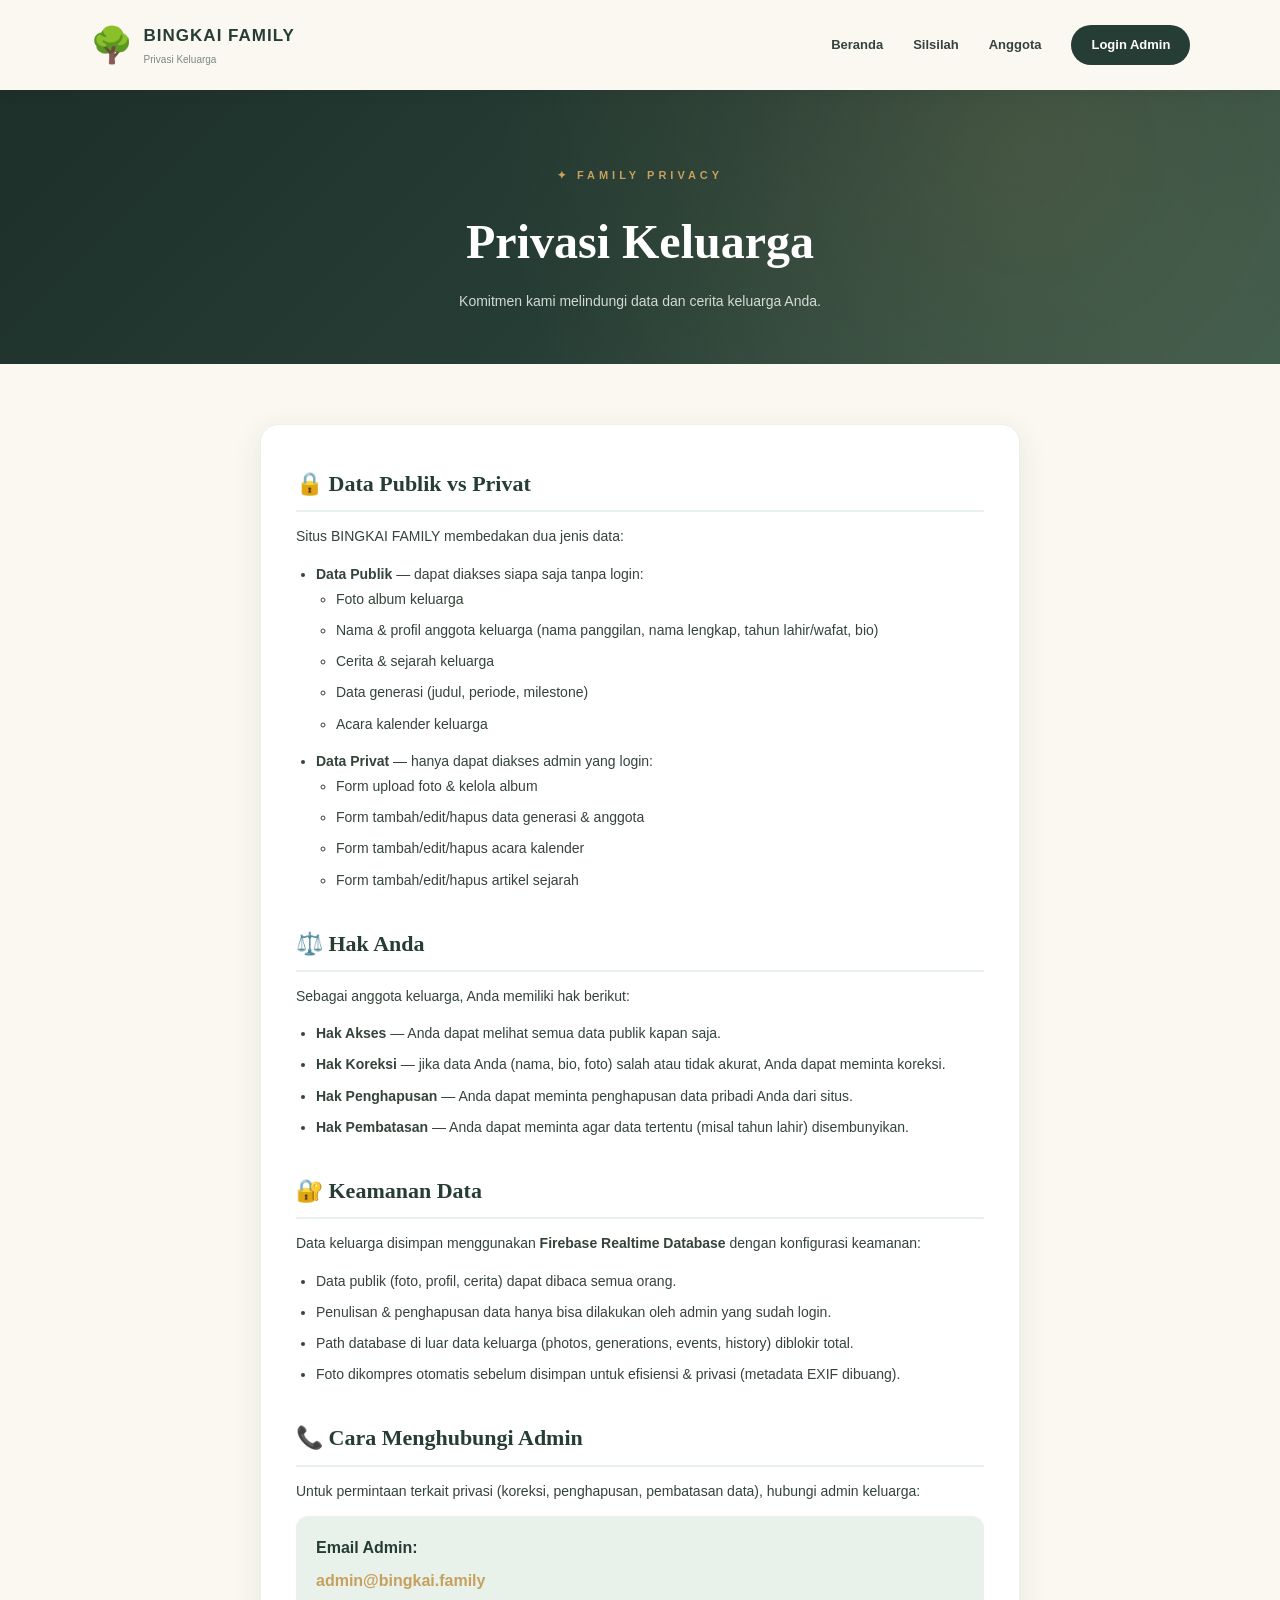
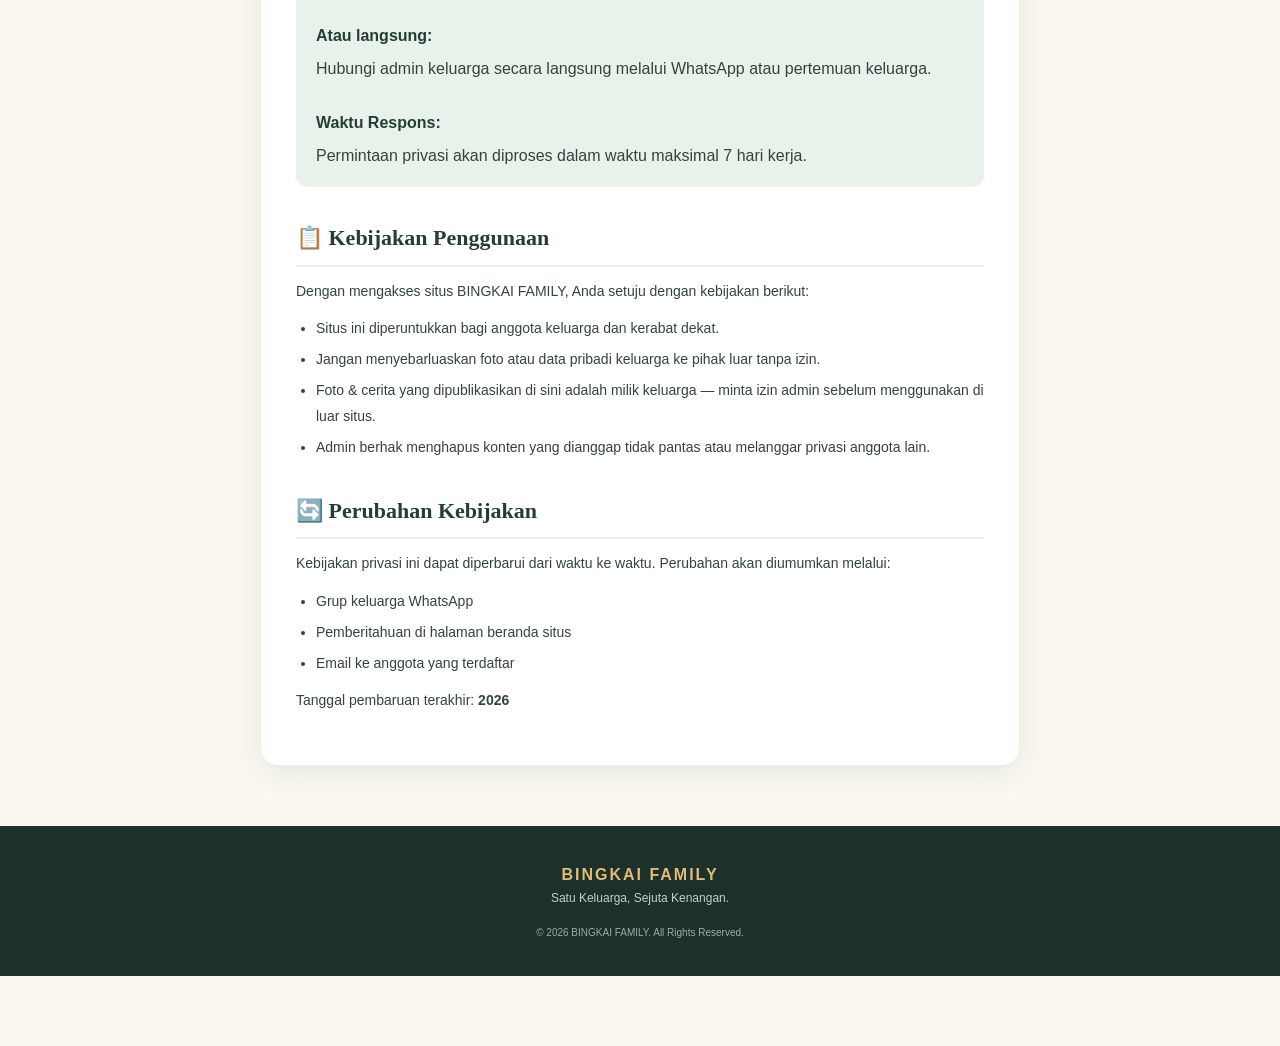
<file: privasi.html>
<!DOCTYPE html>
<html lang="id">
<head>
  <meta charset="UTF-8">
  <meta name="viewport" content="width=device-width, initial-scale=1.0">
  <meta name="theme-color" content="#263d35">
  <meta name="description" content="BINGKAI FAMILY - Kebijakan privasi & perlindungan data keluarga.">
  <title>Privasi Keluarga - BINGKAI FAMILY</title>
  <link rel="manifest" href="manifest.json">
  <link rel="stylesheet" href="style.css">
  <link rel="stylesheet" href="features.css">
  <link rel="icon" href="assets/icon-192.png">
</head>
<body>

<header class="header">
  <a href="index.html" class="brand">
    <span class="brand-icon">🌳</span>
    <span><strong>BINGKAI FAMILY</strong><small>Privasi Keluarga</small></span>
  </a>
  <button class="menu-toggle" id="menuToggle" type="button" aria-label="Buka menu" aria-expanded="false" aria-controls="navigation">
    <span></span><span></span><span></span>
  </button>
  <nav class="navigation" id="navigation">
    <a href="index.html">Beranda</a>
    <a href="pohon.html">Silsilah</a>
    <a href="anggota.html">Anggota</a>
    <a href="login.html" class="admin-link">Login Admin</a>
  </nav>
</header>

<main class="feature-main">
  <section class="feature-hero">
    <span class="feature-eyebrow">✦ FAMILY PRIVACY</span>
    <h1>Privasi Keluarga</h1>
    <p>Komitmen kami melindungi data dan cerita keluarga Anda.</p>
  </section>

  <section class="feature-content">
    <div class="privasi-content">

      <div class="privasi-section">
        <h2>🔒 Data Publik vs Privat</h2>
        <p>Situs BINGKAI FAMILY membedakan dua jenis data:</p>
        <ul>
          <li><strong>Data Publik</strong> — dapat diakses siapa saja tanpa login:
            <ul>
              <li>Foto album keluarga</li>
              <li>Nama & profil anggota keluarga (nama panggilan, nama lengkap, tahun lahir/wafat, bio)</li>
              <li>Cerita & sejarah keluarga</li>
              <li>Data generasi (judul, periode, milestone)</li>
              <li>Acara kalender keluarga</li>
            </ul>
          </li>
          <li><strong>Data Privat</strong> — hanya dapat diakses admin yang login:
            <ul>
              <li>Form upload foto & kelola album</li>
              <li>Form tambah/edit/hapus data generasi & anggota</li>
              <li>Form tambah/edit/hapus acara kalender</li>
              <li>Form tambah/edit/hapus artikel sejarah</li>
            </ul>
          </li>
        </ul>
      </div>

      <div class="privasi-section">
        <h2>⚖️ Hak Anda</h2>
        <p>Sebagai anggota keluarga, Anda memiliki hak berikut:</p>
        <ul>
          <li><strong>Hak Akses</strong> — Anda dapat melihat semua data publik kapan saja.</li>
          <li><strong>Hak Koreksi</strong> — jika data Anda (nama, bio, foto) salah atau tidak akurat, Anda dapat meminta koreksi.</li>
          <li><strong>Hak Penghapusan</strong> — Anda dapat meminta penghapusan data pribadi Anda dari situs.</li>
          <li><strong>Hak Pembatasan</strong> — Anda dapat meminta agar data tertentu (misal tahun lahir) disembunyikan.</li>
        </ul>
      </div>

      <div class="privasi-section">
        <h2>🔐 Keamanan Data</h2>
        <p>Data keluarga disimpan menggunakan <strong>Firebase Realtime Database</strong> dengan konfigurasi keamanan:</p>
        <ul>
          <li>Data publik (foto, profil, cerita) dapat dibaca semua orang.</li>
          <li>Penulisan & penghapusan data hanya bisa dilakukan oleh admin yang sudah login.</li>
          <li>Path database di luar data keluarga (photos, generations, events, history) diblokir total.</li>
          <li>Foto dikompres otomatis sebelum disimpan untuk efisiensi & privasi (metadata EXIF dibuang).</li>
        </ul>
      </div>

      <div class="privasi-section">
        <h2>📞 Cara Menghubungi Admin</h2>
        <p>Untuk permintaan terkait privasi (koreksi, penghapusan, pembatasan data), hubungi admin keluarga:</p>
        <div class="privasi-contact">
          <strong>Email Admin:</strong>
          <a href="mailto:admin@bingkai.family">admin@bingkai.family</a>
          <br><br>
          <strong>Atau langsung:</strong>
          Hubungi admin keluarga secara langsung melalui WhatsApp atau pertemuan keluarga.
          <br><br>
          <strong>Waktu Respons:</strong>
          Permintaan privasi akan diproses dalam waktu maksimal 7 hari kerja.
        </div>
      </div>

      <div class="privasi-section">
        <h2>📋 Kebijakan Penggunaan</h2>
        <p>Dengan mengakses situs BINGKAI FAMILY, Anda setuju dengan kebijakan berikut:</p>
        <ul>
          <li>Situs ini diperuntukkan bagi anggota keluarga dan kerabat dekat.</li>
          <li>Jangan menyebarluaskan foto atau data pribadi keluarga ke pihak luar tanpa izin.</li>
          <li>Foto & cerita yang dipublikasikan di sini adalah milik keluarga — minta izin admin sebelum menggunakan di luar situs.</li>
          <li>Admin berhak menghapus konten yang dianggap tidak pantas atau melanggar privasi anggota lain.</li>
        </ul>
      </div>

      <div class="privasi-section">
        <h2>🔄 Perubahan Kebijakan</h2>
        <p>Kebijakan privasi ini dapat diperbarui dari waktu ke waktu. Perubahan akan diumumkan melalui:</p>
        <ul>
          <li>Grup keluarga WhatsApp</li>
          <li>Pemberitahuan di halaman beranda situs</li>
          <li>Email ke anggota yang terdaftar</li>
        </ul>
        <p>Tanggal pembaruan terakhir: <strong>2026</strong></p>
      </div>

    </div>
  </section>
</main>

<footer class="footer">
  <strong>BINGKAI FAMILY</strong>
  <p>Satu Keluarga, Sejuta Kenangan.</p>
  <small id="footerYear">© 2026 BINGKAI FAMILY. All Rights Reserved.</small>
</footer>

<script src="script.js"></script>
<script>
  // Footer year
  var fy = document.getElementById("footerYear");
  if (fy) {
    fy.textContent = "© " + new Date().getFullYear() + " BINGKAI FAMILY. All Rights Reserved.";
  }
</script>
</body>
</html>
</file>
<file: style.css>
/* =================================
   BINGKAI FAMILY
   Modern Family Digital Platform
================================= */

:root {
  --green: #263d35;
  --green-light: #e9f1eb;
  --sage: #9eaf9e;
  --gold: #c5a15d;
  --cream: #faf8f1;
  --white: #ffffff;
  --text: #34443b;
  --muted: #7d8980;
  --shadow: 0 8px 30px rgba(38,61,53,.09);
}

* {
  margin: 0;
  padding: 0;
  box-sizing: border-box;
}

html {
  scroll-behavior: smooth;
  scroll-padding-top: 85px;
}

body {
  font-family: Arial, Helvetica, sans-serif;
  background: var(--cream);
  color: var(--text);
  line-height: 1.7;
  padding-bottom: 70px;
}

a {
  text-decoration: none;
  color: inherit;
}

/* HEADER */

.header {
  position: sticky;
  top: 0;
  z-index: 100;
  display: flex;
  justify-content: space-between;
  align-items: center;
  padding: 15px 7%;
  background: rgba(250,248,241,.96);
  backdrop-filter: blur(12px);
  box-shadow: 0 2px 15px rgba(0,0,0,.05);
}

.brand {
  display: flex;
  align-items: center;
  gap: 10px;
}

.brand-icon {
  font-size: 35px;
}

.brand strong {
  display: block;
  color: var(--green);
  font-size: 17px;
  letter-spacing: 1px;
}

.brand small {
  display: block;
  font-size: 10px;
  color: var(--muted);
}

.navigation {
  display: flex;
  align-items: center;
  gap: 30px;
  font-size: 13px;
  font-weight: 600;
}

.navigation a:hover {
  color: var(--gold);
}

.admin-link {
  background: var(--green);
  color: white !important;
  padding: 9px 20px;
  border-radius: 25px;
}

.menu-toggle {
  display: none;
  border: none;
  background: transparent;
  font-size: 25px;
  color: var(--green);
  cursor: pointer;
}

/* HERO */

.hero {
  min-height: 560px;
  padding: 75px 9%;
  display: flex;
  align-items: center;
  justify-content: space-between;
  gap: 40px;
  background:
    radial-gradient(circle at 80% 30%, #e3eddf, transparent 40%),
    linear-gradient(135deg,#f9f7ed,#e8f0e7);
  overflow: hidden;
}

.hero-content {
  max-width: 540px;
}

.eyebrow,
.section-label {
  color: var(--gold);
  font-size: 11px;
  font-weight: bold;
  letter-spacing: 3px;
}

.hero h1 {
  color: var(--green);
  font-family: Georgia, serif;
  font-size: clamp(38px,5vw,65px);
  line-height: 1.15;
  margin: 20px 0;
}

.hero h1 span {
  color: var(--gold);
}

.hero-content > p {
  color: var(--muted);
  max-width: 460px;
  font-size: 15px;
  margin-bottom: 30px;
}

.hero-actions {
  display: flex;
  flex-wrap: wrap;
  gap: 12px;
}

.btn-primary,
.btn-secondary {
  display: inline-block;
  padding: 12px 23px;
  border-radius: 30px;
  font-size: 13px;
  font-weight: bold;
  transition: .3s;
}

.btn-primary {
  background: var(--green);
  color: white;
  box-shadow: 0 6px 15px rgba(38,61,53,.2);
}

.btn-primary:hover {
  background: #3c5a4c;
  transform: translateY(-3px);
}

.btn-secondary {
  border: 1px solid var(--gold);
  color: var(--green);
}

.btn-secondary:hover {
  background: white;
}

.hero-note {
  margin-top: 25px;
  color: var(--gold);
  font-size: 12px;
}

/* HERO ART */

.hero-art {
  position: relative;
  width: 390px;
  height: 390px;
  flex-shrink: 0;
  display: grid;
  place-items: center;
}

.art-circle {
  position: absolute;
  width: 310px;
  height: 310px;
  border: 2px solid rgba(197,161,93,.5);
  border-radius: 50%;
  background: rgba(255,255,255,.45);
  box-shadow: var(--shadow);
}

.art-tree {
  position: relative;
  z-index: 1;
  font-size: 190px;
  filter: drop-shadow(0 12px 10px rgba(0,0,0,.12));
}

.art-caption {
  position: absolute;
  bottom: 15px;
  background: white;
  padding: 12px 28px;
  border-radius: 30px;
  text-align: center;
  box-shadow: var(--shadow);
  z-index: 2;
}

.art-caption strong,
.art-caption small {
  display: block;
}

.art-caption strong {
  color: var(--green);
  font-family: Georgia,serif;
}

.art-caption small {
  color: var(--muted);
  font-size: 10px;
}

/* WELCOME */

.welcome-section {
  text-align: center;
  padding: 85px 20px 55px;
  max-width: 750px;
  margin: auto;
}

.welcome-section h2,
.section-heading h2 {
  color: var(--green);
  font-family: Georgia,serif;
  font-size: clamp(27px,4vw,38px);
  margin: 12px 0;
}

.welcome-section p,
.section-heading p {
  color: var(--muted);
  font-size: 14px;
}

/* FAMILY TREE */

.tree-section {
  padding: 70px 7%;
  text-align: center;
  background: white;
}

.section-heading {
  margin-bottom: 40px;
}

.tree-preview {
  position: relative;
  max-width: 850px;
  margin: auto;
  padding: 35px 20px;
  border-radius: 25px;
  background: linear-gradient(145deg,#edf4ed,#faf8f1);
  box-shadow: var(--shadow);
  overflow: hidden;
}

.tree-decoration {
  position: absolute;
  top: 35%;
  left: 50%;
  transform: translate(-50%,-50%);
  opacity: .08;
  font-size: 260px;
  pointer-events: none;
}

.generation {
  position: relative;
  z-index: 1;
  display: flex;
  justify-content: center;
  flex-wrap: wrap;
  gap: 22px;
  padding: 25px 18px 18px;
  border-radius: 18px;
  background: white;
  border: 2px solid transparent;
  transition: .25s;
  text-decoration: none;
  color: inherit;
}

.generation:hover,
.generation:focus {
  border-color: var(--gold);
  background: #fffbf0;
  transform: translateY(-3px);
  box-shadow: 0 12px 35px rgba(38,61,53,.12);
}

.generation-label {
  width: 100%;
  color: var(--gold);
  font-size: 10px;
  letter-spacing: 3px;
  font-weight: bold;
  text-align: center;
}

.generation-subtitle {
  width: 100%;
  text-align: center;
  color: var(--green);
  font-family: Georgia, serif;
  font-size: 15px;
  font-weight: 600;
  margin-top: -8px;
  margin-bottom: 5px;
}

.generation-members {
  display: flex;
  justify-content: center;
  flex-wrap: wrap;
  gap: 16px;
  width: 100%;
}

/* Couple card di tree beranda: 2 person cards side by side */
.tree-couple-card {
  display: flex;
  align-items: stretch;
  gap: 0;
  background: rgba(255,255,255,.5);
  border-radius: 14px;
  padding: 6px;
  border: 1px solid #e8e3d4;
}

.tree-couple-divider {
  width: 1px;
  align-self: center;
  height: 60px;
  background: linear-gradient(to bottom, transparent, #d9d4c4, transparent);
  margin: 0 2px;
}

/* Di dalam couple card, person-card tidak perlu shadow sendiri */
.tree-couple-card .person-card {
  box-shadow: none;
  border: none;
  background: transparent;
}

.generation-cta {
  display: block;
  width: 100%;
  text-align: center;
  margin-top: 10px;
  color: var(--green);
  font-size: 11px;
  font-weight: 600;
  letter-spacing: 1px;
}

.generation:hover .generation-cta,
.generation:focus .generation-cta {
  color: var(--gold);
}

.generation-more {
  display: block;
  width: 100%;
  text-align: center;
  color: var(--muted);
  font-size: 10px;
  margin-top: 4px;
}

.tree-empty {
  width: 100%;
  text-align: center;
  padding: 50px 20px;
  color: var(--muted);
  font-size: 14px;
}

.tree-empty a {
  display: inline-block;
  margin-top: 15px;
}

.person-card {
  width: 150px;
  background: white;
  border: 1px solid #e8e3d4;
  padding: 15px 10px;
  border-radius: 16px;
  box-shadow: var(--shadow);
  transition: .3s;
}

.person-card:hover {
  transform: translateY(-5px);
  border-color: var(--gold);
}

.person-photo {
  width: 70px;
  height: 70px;
  border-radius: 50%;
  margin: auto auto 8px;
  display: grid;
  place-items: center;
  background: var(--green-light);
  font-size: 37px;
  border: 3px solid var(--gold);
  overflow: hidden;
}

.person-photo img {
  width: 100%;
  height: 100%;
  object-fit: cover;
}

.person-card strong,
.person-card small {
  display: block;
}

.person-card strong {
  color: var(--green);
  font-size: 13px;
}

.person-card small {
  color: var(--muted);
  font-size: 9px;
}

.tree-connector {
  color: var(--gold);
  font-size: 28px;
  padding: 8px;
}

.demo-note {
  position: relative;
  margin-top: 25px;
  color: var(--muted);
  font-size: 11px;
}

.tree-section > .btn-primary {
  margin-top: 30px;
   }

/* ALBUM */

.album-section {
  padding: 85px 7%;
  text-align: center;
  background: linear-gradient(180deg,#faf8f1,#f1ede0);
}

.album-grid {
  display: grid;
  grid-template-columns: repeat(auto-fill, minmax(220px, 1fr));
  gap: 18px;
  max-width: 1100px;
  margin: 0 auto 30px;
}

.album-empty {
  grid-column: 1 / -1;
  text-align: center;
  color: var(--muted);
  font-size: 14px;
  padding: 50px 20px;
  background: white;
  border-radius: 18px;
  border: 1px dashed #c5a15d;
}

.album-photo {
  position: relative;
  border-radius: 16px;
  overflow: hidden;
  background: white;
  box-shadow: var(--shadow);
  cursor: pointer;
  aspect-ratio: 1 / 1;
  display: block;
}

.album-photo img {
  width: 100%;
  height: 100%;
  object-fit: cover;
  transition: transform .4s ease;
}

.album-photo:hover img {
  transform: scale(1.06);
}

.album-photo .album-caption {
  position: absolute;
  left: 0;
  right: 0;
  bottom: 0;
  padding: 28px 14px 12px;
  color: white;
  font-size: 12px;
  font-weight: 600;
  background: linear-gradient(
    to top,
    rgba(38,61,53,.85) 0%,
    rgba(38,61,53,0) 100%
  );
  text-align: left;
  line-height: 1.4;
}

.album-actions {
  text-align: center;
}

@media (max-width: 768px) {
  .album-section {
    padding: 65px 5%;
  }

  .album-grid {
    grid-template-columns: repeat(auto-fill, minmax(150px, 1fr));
    gap: 12px;
  }
}

/* FEATURES */

.features-section {
  padding: 85px 8%;
  text-align: center;
}

.feature-grid {
  display: grid;
  grid-template-columns: repeat(3,1fr);
  gap: 22px;
  max-width: 1100px;
  margin: auto;
}

.feature-card {
  padding: 30px 20px;
  border-radius: 20px;
  background: white;
  box-shadow: var(--shadow);
  border: 1px solid #f0eee5;
  transition: .3s;
  text-align: center;
  text-decoration: none;
  color: inherit;
  display: block;
}

.feature-card:hover {
  transform: translateY(-7px);
  border-color: var(--gold);
}

.feature-card span {
  display: block;
  font-size: 38px;
  margin-bottom: 12px;
}

.feature-card h3 {
  color: var(--green);
  font-family: Georgia,serif;
  font-size: 17px;
  margin-bottom: 8px;
}

.feature-card p {
  color: var(--muted);
  font-size: 12px;
}

/* CLOSING */

.closing-section {
  text-align: center;
  padding: 75px 20px;
  background: var(--green);
  color: white;
}

.closing-section h2 {
  font-family: Georgia,serif;
  font-size: clamp(25px,4vw,36px);
  margin-bottom: 15px;
}

.closing-section p {
  max-width: 580px;
  margin: auto;
  color: #d4ded5;
  font-size: 13px;
}

.closing-section span {
  display: block;
  margin-top: 25px;
  color: #dfbd78;
  letter-spacing: 3px;
  font-size: 12px;
}

/* FOOTER */

.footer {
  text-align: center;
  padding: 35px 15px;
  background: #1d3029;
  color: white;
}

.footer strong {
  color: #dfbd78;
  letter-spacing: 2px;
}

.footer p {
  color: #c5d1c7;
  font-size: 12px;
}

.footer small {
  display: block;
  margin-top: 15px;
  color: #9eafa3;
  font-size: 10px;
}

/* BOTTOM NAV */

.bottom-nav {
  display: none;
}

/* RESPONSIVE MOBILE */

@media (max-width: 768px) {

  body {
    padding-bottom: 70px;
  }

  .header {
    padding: 12px 5%;
  }

  .brand strong {
    font-size: 14px;
  }

  .brand small {
    font-size: 9px;
  }

  .brand-icon {
    font-size: 29px;
  }

  .menu-toggle {
    display: block;
  }

  .navigation {
    display: none;
    position: absolute;
    top: 100%;
    left: 0;
    right: 0;
    background: white;
    padding: 20px;
    flex-direction: column;
    gap: 18px;
    box-shadow: var(--shadow);
  }

  .navigation.active {
    display: flex;
  }

  .hero {
    min-height: auto;
    padding: 60px 7% 75px;
    flex-direction: column;
    text-align: center;
    gap: 35px;
  }

  .hero-content > p {
    margin-left: auto;
    margin-right: auto;
  }

  .hero-actions {
    justify-content: center;
  }

  .hero-art {
    width: 290px;
    height: 290px;
  }

  .art-circle {
    width: 240px;
    height: 240px;
  }

  .art-tree {
    font-size: 145px;
  }

  .welcome-section {
    padding: 65px 25px 40px;
  }

  .tree-section,
  .features-section {
    padding: 65px 5%;
  }

  .feature-grid {
    grid-template-columns: repeat(2,1fr);
    gap: 13px;
  }

  .feature-card {
    padding: 22px 12px;
  }

  .feature-card h3 {
    font-size: 14px;
  }

  .feature-card p {
    font-size: 11px;
  }

  .bottom-nav {
    display: flex;
    position: fixed;
    bottom: 0;
    left: 0;
    right: 0;
    z-index: 200;
    height: 65px;
    background: white;
    box-shadow: 0 -4px 20px rgba(0,0,0,.07);
    justify-content: space-around;
    align-items: center;
  }

  .bottom-nav a {
    display: flex;
    flex-direction: column;
    align-items: center;
    color: var(--green);
    font-size: 19px;
    line-height: 1.3;
  }

  .bottom-nav small {
    font-size: 9px;
    color: var(--muted);
  }

  .closing-section {
    padding: 60px 25px;
  }
}

@media (max-width: 380px) {
  .feature-grid {
    grid-template-columns: 1fr;
  }

  .person-card {
    width: 125px;
  }
}
               
/* FIX MENU HAMBURGER */

.menu-toggle {
  width: 42px;
  height: 42px;
  padding: 9px 5px;
  display: none;
  flex-direction: column;
  justify-content: center;
  align-items: center;
  gap: 6px;
  border: none;
  border-radius: 8px;
  background: transparent;
  cursor: pointer;
  -webkit-tap-highlight-color: transparent;
}

.menu-toggle span {
  display: block;
  width: 30px;
  height: 3px;
  border-radius: 5px;
  background: #263d35;
  transition: transform .25s ease, opacity .2s ease;
}

/* Animasi menjadi tanda silang */

.menu-toggle.is-open span:nth-child(1) {
  transform: translateY(9px) rotate(45deg);
}

.menu-toggle.is-open span:nth-child(2) {
  opacity: 0;
}

.menu-toggle.is-open span:nth-child(3) {
  transform: translateY(-9px) rotate(-45deg);
}

@media (max-width: 768px) {
  .menu-toggle {
    display: flex;
  }
}

/* =================================
   PWA INSTALL BUTTON (Mengambang)
   Animasi: biru ↔ merah berjalan + shimmer putih + glow bergantian
   ================================= */

.pwa-install-btn {
  position: fixed;
  bottom: 30px;
  left: 50%;
  transform: translateX(-50%) translateY(0);
  z-index: 999;
  padding: 14px 28px;
  border: none;
  border-radius: 30px;

  /* Layer 1 (atas): shimmer putih transparan menyapu
     Layer 2 (bawah): gradient biru ↔ merah yang berjalan */
  background-image:
    linear-gradient(90deg,
      transparent 0%,
      rgba(255,255,255,0.45) 50%,
      transparent 100%),
    linear-gradient(90deg,
      #1e40af 0%,
      #dc2626 50%,
      #1e40af 100%)
   background-size: 50% 100%, 200% 100%;
  background-position: -50% 0, 0% 0;
  background-repeat: no-repeat, no-repeat;

  color: white;
  font-size: 14px;
  font-weight: bold;
  font-family: Arial, Helvetica, sans-serif;
  letter-spacing: .5px;
  text-shadow: 0 1px 3px rgba(0,0,0,0.5);
  cursor: pointer;
  box-shadow: 0 8px 25px rgba(30,64,175,0.5), 0 2px 8px rgba(0,0,0,.15);
  display: flex;
  align-items: center;
  gap: 8px;
  white-space: nowrap;
  -webkit-tap-highlight-color: transparent;
  transition: opacity .3s ease, transform .3s ease, visibility .3s ease;
  opacity: 1;
  visibility: visible;
  animation:
    pwa-walk 3s ease-in-out infinite,
    pwa-glow 2s ease-in-out infinite;
}

.pwa-install-btn:hover {
  transform: translateX(-50%) translateY(-3px);
  box-shadow: 0 12px 35px rgba(30,64,175,0.7), 0 4px 12px rgba(0,0,0,.25);
}

.pwa-install-btn:active {
  transform: translateX(-50%) translateY(0);
}

/* Hidden state — smooth fade out + slide down */
.pwa-install-btn.pwa-hidden {
  opacity: 0;
  visibility: hidden;
  transform: translateX(-50%) translateY(20px);
  pointer-events: none;
  animation: none;
}

/* Animasi 1: warna berjalan kiri→kanan→kiri + shimmer menyapu */
@keyframes pwa-walk {
  0%, 100% {
    background-position: -50% 0, 0% 0;
  }
  50% {
    background-position: 150% 0, 100% 0;
  }
}

/* Animasi 2: glow bergantian biru ↔ merah */
@keyframes pwa-glow {
  0%, 100% {
    box-shadow: 0 8px 25px rgba(30,64,175,0.65), 0 2px 8px rgba(0,0,0,.15);
  }
  50% {
    box-shadow: 0 8px 25px rgba(220,38,38,0.65), 0 2px 8px rgba(0,0,0,.15);
  }
}

/* Mobile: posisi di atas bottom-nav */
@media (max-width: 768px) {
  .pwa-install-btn {
    bottom: 80px;
    padding: 12px 24px;
    font-size: 13px;
  }
}

/* Kalau jalan sebagai PWA (standalone), tombol tidak perlu muncul */
@media (display-mode: standalone) {
  .pwa-install-btn {
    display: none !important;
  }
}
</file>
<file: features.css>
/* =================================
   BINGKAI FAMILY - FEATURE PAGES
   Shared styles untuk 6 halaman fitur:
   pohon, anggota, album, kalender, sejarah, privasi
================================= */

.feature-main {
  min-height: 70vh;
  padding-bottom: 0;
}

/* HERO (shared) */

.feature-hero {
  padding: 70px 7% 50px;
  text-align: center;
  background:
    radial-gradient(circle at 80% 20%, rgba(197,161,93,.15), transparent 50%),
    linear-gradient(135deg, #1d3029 0%, #263d35 50%, #3c5a4c 100%);
  color: white;
  position: relative;
  overflow: hidden;
}

.feature-eyebrow {
  display: inline-block;
  color: var(--gold);
  font-size: 11px;
  letter-spacing: 4px;
  font-weight: bold;
}

.feature-hero h1 {
  font-family: Georgia, serif;
  font-size: clamp(30px, 5vw, 48px);
  margin: 14px 0 8px;
}

.feature-hero p {
  color: rgba(255,255,255,.8);
  font-size: 14px;
  max-width: 600px;
  margin: 0 auto;
}

.feature-stats {
  display: flex;
  justify-content: center;
  gap: 30px;
  margin-top: 24px;
  flex-wrap: wrap;
}

.feature-stat {
  text-align: center;
}

.feature-stat strong {
  display: block;
  font-family: Georgia, serif;
  font-size: 28px;
  color: var(--gold);
}

.feature-stat small {
  display: block;
  font-size: 11px;
  color: rgba(255,255,255,.6);
  letter-spacing: 1px;
}

/* LOADING & EMPTY */

.feature-loading {
  text-align: center;
  padding: 80px 20px;
  color: var(--muted);
}

.feature-empty {
  text-align: center;
  padding: 60px 20px;
  color: var(--muted);
  background: var(--cream);
  border-radius: 14px;
  border: 1px dashed #c5a15d;
  margin: 20px 7%;
}

.feature-empty a {
  display: inline-block;
  margin-top: 15px;
  padding: 8px 20px;
  background: var(--green);
  color: white;
  border-radius: 20px;
  font-size: 12px;
  font-weight: 600;
}

.feature-content {
  padding: 60px 7%;
}

.feature-section-heading {
  text-align: center;
  margin-bottom: 30px;
}

.feature-section-heading h2 {
  color: var(--green);
  font-family: Georgia, serif;
  font-size: clamp(22px, 4vw, 30px);
  margin: 8px 0;
}

/* ===== POHON KELUARGA ===== */

.pohon-tree {
  max-width: 1000px;
  margin: 0 auto;
  padding: 20px;
}

.pohon-gen {
  position: relative;
  margin-bottom: 50px;
}

.pohon-gen:last-child {
  margin-bottom: 0;
}

.pohon-gen-label {
  text-align: center;
  color: var(--gold);
  font-size: 11px;
  letter-spacing: 3px;
  font-weight: bold;
  margin-bottom: 6px;
}

.pohon-gen-subtitle {
  text-align: center;
  color: var(--green);
  font-family: Georgia, serif;
  font-size: 18px;
  font-weight: 600;
  margin-bottom: 18px;
}

.pohon-gen-members {
  display: flex;
  justify-content: center;
  flex-wrap: wrap;
  gap: 16px;
  position: relative;
  z-index: 1;
}

/* Couple card di pohon: 2 members side by side */
.pohon-couple-card {
  display: flex;
  align-items: stretch;
  gap: 0;
  background: rgba(255,255,255,.5);
  border-radius: 14px;
  padding: 8px;
  border: 1px solid #e8e3d4;
}

.pohon-couple-divider {
  width: 1px;
  align-self: center;
  height: 80px;
  background: linear-gradient(to bottom, transparent, #d9d4c4, transparent);
  margin: 0 4px;
}

.pohon-couple-card .pohon-member {
  box-shadow: none;
  border: none;
  background: transparent;
}

.pohon-couple-card .pohon-member:hover {
  transform: none;
}

.pohon-member {
  display: block;
  width: 130px;
  background: white;
  border: 1px solid #e8e3d4;
  border-radius: 14px;
  padding: 14px 10px;
  text-align: center;
  text-decoration: none;
  color: inherit;
  box-shadow: var(--shadow);
  transition: .25s;
}

.pohon-member:hover {
  transform: translateY(-4px);
  border-color: var(--gold);
}

.pohon-member-photo {
  width: 60px;
  height: 60px;
  border-radius: 50%;
  margin: 0 auto 8px;
  display: grid;
  place-items: center;
  background: var(--green-light);
  font-size: 32px;
  border: 3px solid var(--gold);
  overflow: hidden;
}

.pohon-member-photo img {
  width: 100%;
  height: 100%;
  object-fit: cover;
}

.pohon-member strong {
  display: block;
  color: var(--green);
  font-size: 13px;
  font-family: Georgia, serif;
}

.pohon-member small {
  display: block;
  color: var(--muted);
  font-size: 10px;
  margin-top: 2px;
}

.pohon-connector {
  text-align: center;
  color: var(--gold);
  font-size: 24px;
  margin: -20px 0 10px;
  position: relative;
  z-index: 0;
}

/* ===== ANGGOTA ===== */

.anggota-controls {
  display: flex;
  gap: 14px;
  margin-bottom: 28px;
  flex-wrap: wrap;
  align-items: center;
  justify-content: center;
}

.anggota-filter {
  display: flex;
  gap: 6px;
  flex-wrap: wrap;
}

.filter-btn {
  padding: 8px 16px;
  border: 1px solid #d9d4c4;
  background: white;
  color: var(--muted);
  font-size: 12px;
  font-weight: 600;
  border-radius: 20px;
  cursor: pointer;
  font-family: inherit;
  transition: .2s;
}

.filter-btn:hover {
  border-color: var(--gold);
  color: var(--green);
}

.filter-btn.active {
  background: var(--green);
  color: white;
  border-color: var(--green);
}

.anggota-search {
  padding: 10px 16px;
  border: 1px solid #d9d4c4;
  border-radius: 25px;
  font-size: 13px;
  background: white;
  font-family: inherit;
  min-width: 220px;
}

.anggota-search:focus {
  outline: none;
  border-color: var(--gold);
}

.anggota-grid {
  display: grid;
  grid-template-columns: repeat(auto-fill, minmax(220px, 1fr));
  gap: 20px;
  max-width: 1100px;
  margin: 0 auto;
}

.anggota-card {
  background: white;
  border-radius: 16px;
  overflow: hidden;
  box-shadow: var(--shadow);
  border: 1px solid #f0eee5;
  cursor: pointer;
  transition: .25s;
}

.anggota-card:hover {
  transform: translateY(-4px);
  border-color: var(--gold);
}

.anggota-card-photo {
  width: 100%;
  aspect-ratio: 1 / 1;
  display: grid;
  place-items: center;
  background: var(--green-light);
  font-size: 70px;
  border-bottom: 3px solid var(--gold);
  overflow: hidden;
}

.anggota-card-photo img {
  width: 100%;
  height: 100%;
  object-fit: cover;
}

.anggota-card-body {
  padding: 16px 14px;
}

.anggota-card-name {
  color: var(--green);
  font-family: Georgia, serif;
  font-size: 17px;
  margin-bottom: 2px;
}

.anggota-card-fullname {
  color: var(--muted);
  font-size: 11px;
  font-style: italic;
  margin-bottom: 8px;
}

.anggota-card-meta {
  display: flex;
  justify-content: space-between;
  align-items: center;
  font-size: 11px;
  color: var(--muted);
}

.anggota-badge {
  padding: 3px 10px;
  background: var(--green-light);
  color: var(--green);
  border-radius: 12px;
  font-weight: 600;
  font-size: 10px;
}

/* MODAL */

.modal-overlay {
  position: fixed;
  inset: 0;
  background: rgba(38,61,53,.7);
  backdrop-filter: blur(4px);
  display: none;
  place-items: center;
  z-index: 1000;
  padding: 20px;
}

.modal-overlay.active {
  display: grid;
}

.modal-card {
  background: white;
  border-radius: 18px;
  max-width: 480px;
  width: 100%;
  max-height: 90vh;
  overflow-y: auto;
  box-shadow: 0 20px 60px rgba(0,0,0,.3);
}

.modal-header {
  position: relative;
}

.modal-photo {
  width: 100%;
  aspect-ratio: 1 / 1;
  display: grid;
  place-items: center;
  background: var(--green-light);
  font-size: 90px;
  border-bottom: 3px solid var(--gold);
  overflow: hidden;
}

.modal-photo img {
  width: 100%;
  height: 100%;
  object-fit: cover;
}

.modal-close {
  position: absolute;
  top: 12px;
  right: 12px;
  width: 36px;
  height: 36px;
  border-radius: 50%;
  border: none;
  background: rgba(255,255,255,.9);
  font-size: 20px;
  cursor: pointer;
  display: grid;
  place-items: center;
  color: var(--green);
  font-weight: bold;
}

.modal-body {
  padding: 22px 20px;
}

.modal-body h3 {
  color: var(--green);
  font-family: Georgia, serif;
  font-size: 22px;
  margin-bottom: 4px;
}

.modal-body .modal-fullname {
  color: var(--muted);
  font-size: 13px;
  font-style: italic;
  margin-bottom: 14px;
}

.modal-meta {
  display: flex;
  gap: 14px;
  flex-wrap: wrap;
  margin-bottom: 14px;
  font-size: 12px;
  color: var(--muted);
}

.modal-meta strong {
  color: var(--green);
}

.modal-bio {
  font-size: 14px;
  line-height: 1.7;
  color: var(--text);
}

.modal-actions {
  margin-top: 18px;
  text-align: center;
}

/* ===== ALBUM ===== */

.album-search-bar {
  max-width: 500px;
  margin: 0 auto 28px;
  display: flex;
  gap: 8px;
}

.album-search-bar input {
  flex: 1;
  padding: 11px 18px;
  border: 1px solid #d9d4c4;
  border-radius: 25px;
  font-size: 13px;
  font-family: inherit;
  background: white;
}

.album-search-bar input:focus {
  outline: none;
  border-color: var(--gold);
}

.album-masonry {
  columns: 4;
  column-gap: 14px;
  max-width: 1200px;
  margin: 0 auto;
}

@media (max-width: 900px) {
  .album-masonry { columns: 3; }
}

@media (max-width: 600px) {
  .album-masonry { columns: 2; }
}

.album-item {
  break-inside: avoid;
  margin-bottom: 14px;
  border-radius: 12px;
  overflow: hidden;
  cursor: pointer;
  position: relative;
  background: var(--green-light);
}

.album-item img {
  width: 100%;
  display: block;
  transition: transform .3s;
}

.album-item:hover img {
  transform: scale(1.04);
}

.album-item-caption {
  position: absolute;
  left: 0;
  right: 0;
  bottom: 0;
  padding: 24px 12px 10px;
  color: white;
  font-size: 11px;
  font-weight: 600;
  background: linear-gradient(to top, rgba(0,0,0,.7), transparent);
}

/* LIGHTBOX */

.lightbox {
  position: fixed;
  inset: 0;
  background: rgba(0,0,0,.92);
  display: none;
  place-items: center;
  z-index: 2000;
  padding: 20px;
}

.lightbox.active {
  display: grid;
}

.lightbox-content {
  max-width: 90vw;
  max-height: 85vh;
  position: relative;
}

.lightbox-content img {
  max-width: 90vw;
  max-height: 75vh;
  display: block;
  border-radius: 8px;
}

.lightbox-caption {
  text-align: center;
  color: white;
  font-size: 14px;
  margin-top: 12px;
}

.lightbox-close {
  position: absolute;
  top: -40px;
  right: 0;
  width: 36px;
  height: 36px;
  border-radius: 50%;
  border: none;
  background: rgba(255,255,255,.2);
  color: white;
  font-size: 22px;
  cursor: pointer;
}

.lightbox-nav {
  position: absolute;
  top: 50%;
  transform: translateY(-50%);
  width: 48px;
  height: 48px;
  border-radius: 50%;
  border: none;
  background: rgba(255,255,255,.15);
  color: white;
  font-size: 24px;
  cursor: pointer;
  display: grid;
  place-items: center;
}

.lightbox-nav:hover {
  background: rgba(255,255,255,.3);
}

.lightbox-prev { left: 20px; }
.lightbox-next { right: 20px; }

/* ===== KALENDER ===== */

.kalender-wrap {
  max-width: 1000px;
  margin: 0 auto;
  display: grid;
  grid-template-columns: 1fr 280px;
  gap: 24px;
}

@media (max-width: 768px) {
  .kalender-wrap {
    grid-template-columns: 1fr;
  }
}

.kalender-main {
  background: white;
  border-radius: 18px;
  padding: 20px;
  box-shadow: var(--shadow);
  border: 1px solid #f0eee5;
}

.kalender-header {
  display: flex;
  justify-content: space-between;
  align-items: center;
  margin-bottom: 16px;
}

.kalender-title {
  font-family: Georgia, serif;
  color: var(--green);
  font-size: 20px;
}

.kalender-nav {
  display: flex;
  gap: 8px;
}

.kalender-nav button {
  padding: 6px 12px;
  border: 1px solid #d9d4c4;
  background: white;
  color: var(--green);
  border-radius: 8px;
  font-size: 12px;
  cursor: pointer;
  font-weight: 600;
  font-family: inherit;
}

.kalender-nav button:hover {
  background: var(--green-light);
}

.kalender-grid {
  display: grid;
  grid-template-columns: repeat(7, 1fr);
  gap: 4px;
}

.kalender-day-name {
  text-align: center;
  font-size: 11px;
  font-weight: bold;
  color: var(--gold);
  padding: 6px 0;
}

.kalender-cell {
  min-height: 70px;
  padding: 6px 4px;
  border: 1px solid #eee;
  border-radius: 6px;
  font-size: 12px;
  position: relative;
  background: white;
}

.kalender-cell.other-month {
  background: #f9f9f9;
  color: #ccc;
}

.kalender-cell.today {
  background: var(--green-light);
  border-color: var(--green);
  font-weight: bold;
}

.kalender-cell .day-num {
  display: block;
  color: var(--text);
  margin-bottom: 2px;
}

.kalender-event {
  display: block;
  font-size: 9px;
  padding: 2px 4px;
  border-radius: 3px;
  margin-bottom: 2px;
  color: white;
  overflow: hidden;
  text-overflow: ellipsis;
  white-space: nowrap;
}

.kalender-event.birthday { background: #c0392b; }
.kalender-event.anniversary { background: #8e44ad; }
.kalender-event.reunion { background: var(--green); }
.kalender-event.other { background: var(--gold); }

.kalender-upcoming {
  background: white;
  border-radius: 18px;
  padding: 20px;
  box-shadow: var(--shadow);
  border: 1px solid #f0eee5;
}

.kalender-upcoming h3 {
  color: var(--green);
  font-family: Georgia, serif;
  font-size: 16px;
  margin-bottom: 14px;
}

.upcoming-item {
  padding: 10px 0;
  border-bottom: 1px solid #eee;
}

.upcoming-item:last-child {
  border-bottom: none;
}

.upcoming-date {
  font-size: 11px;
  color: var(--gold);
  font-weight: bold;
  letter-spacing: 1px;
}

.upcoming-title {
  font-size: 13px;
  color: var(--text);
  font-weight: 600;
}

.upcoming-type {
  display: inline-block;
  font-size: 10px;
  padding: 1px 6px;
  border-radius: 8px;
  color: white;
  margin-left: 6px;
}

/* ===== SEJARAH ===== */

.sejarah-list {
  max-width: 800px;
  margin: 0 auto;
  display: flex;
  flex-direction: column;
  gap: 18px;
}

.sejarah-card {
  background: white;
  border-radius: 16px;
  padding: 24px 22px;
  box-shadow: var(--shadow);
  border: 1px solid #f0eee5;
  cursor: pointer;
  transition: .25s;
  text-decoration: none;
  color: inherit;
  display: block;
}

.sejarah-card:hover {
  transform: translateY(-3px);
  border-color: var(--gold);
}

.sejarah-card-cat {
  display: inline-block;
  font-size: 10px;
  padding: 3px 10px;
  background: var(--green-light);
  color: var(--green);
  border-radius: 12px;
  font-weight: 600;
  letter-spacing: 1px;
  margin-bottom: 8px;
  text-transform: uppercase;
}

.sejarah-card h3 {
  color: var(--green);
  font-family: Georgia, serif;
  font-size: 19px;
  margin-bottom: 8px;
}

.sejarah-card-excerpt {
  color: var(--muted);
  font-size: 13px;
  line-height: 1.6;
}

.sejarah-card-meta {
  margin-top: 10px;
  font-size: 11px;
  color: var(--gold);
}

/* Full article view */

.sejarah-full {
  max-width: 760px;
  margin: 0 auto;
  background: white;
  border-radius: 18px;
  padding: 40px 35px;
  box-shadow: var(--shadow);
  border: 1px solid #f0eee5;
}

.sejarah-full h1 {
  color: var(--green);
  font-family: Georgia, serif;
  font-size: clamp(24px, 4vw, 34px);
  margin-bottom: 10px;
}

.sejarah-full-meta {
  color: var(--muted);
  font-size: 12px;
  margin-bottom: 24px;
  padding-bottom: 16px;
  border-bottom: 1px solid #eee;
}

.sejarah-full-body {
  font-size: 15px;
  line-height: 1.9;
  color: var(--text);
}

.sejarah-full-body p {
  margin-bottom: 16px;
}

.sejarah-back {
  display: inline-block;
  margin-bottom: 20px;
  color: var(--gold);
  font-weight: 600;
  font-size: 13px;
  text-decoration: none;
}

/* ===== PRIVASI ===== */

.privasi-content {
  max-width: 760px;
  margin: 0 auto;
  background: white;
  border-radius: 18px;
  padding: 40px 35px;
  box-shadow: var(--shadow);
  border: 1px solid #f0eee5;
}

.privasi-section {
  margin-bottom: 32px;
}

.privasi-section:last-child {
  margin-bottom: 0;
}

.privasi-section h2 {
  color: var(--green);
  font-family: Georgia, serif;
  font-size: 22px;
  margin-bottom: 12px;
  padding-bottom: 8px;
  border-bottom: 2px solid var(--green-light);
}

.privasi-section p {
  color: var(--text);
  font-size: 14px;
  line-height: 1.8;
  margin-bottom: 12px;
}

.privasi-section ul {
  padding-left: 20px;
  margin-bottom: 12px;
}

.privasi-section li {
  color: var(--text);
  font-size: 14px;
  line-height: 1.8;
  margin-bottom: 6px;
}

.privasi-contact {
  background: var(--green-light);
  padding: 18px 20px;
  border-radius: 12px;
  margin-top: 12px;
}

.privasi-contact strong {
  color: var(--green);
  display: block;
  margin-bottom: 6px;
}

.privasi-contact a {
  color: var(--gold);
  font-weight: 600;
}

/* RESPONSIVE */

@media (max-width: 768px) {
  .feature-hero {
    padding: 50px 5% 35px;
  }

  .feature-content {
    padding: 40px 5%;
  }

  .pohon-member {
    width: 110px;
   }

.anggota-grid {
    grid-template-columns: repeat(auto-fill, minmax(150px, 1fr));
    gap: 12px;
  }

  .lightbox-nav {
    width: 40px;
    height: 40px;
    font-size: 20px;
  }

  .kalender-cell {
    min-height: 50px;
    font-size: 10px;
  }

  .kalender-event {
    font-size: 8px;
  }

  .sejarah-full,
  .privasi-content {
    padding: 28px 20px;
  }
}
</file>
